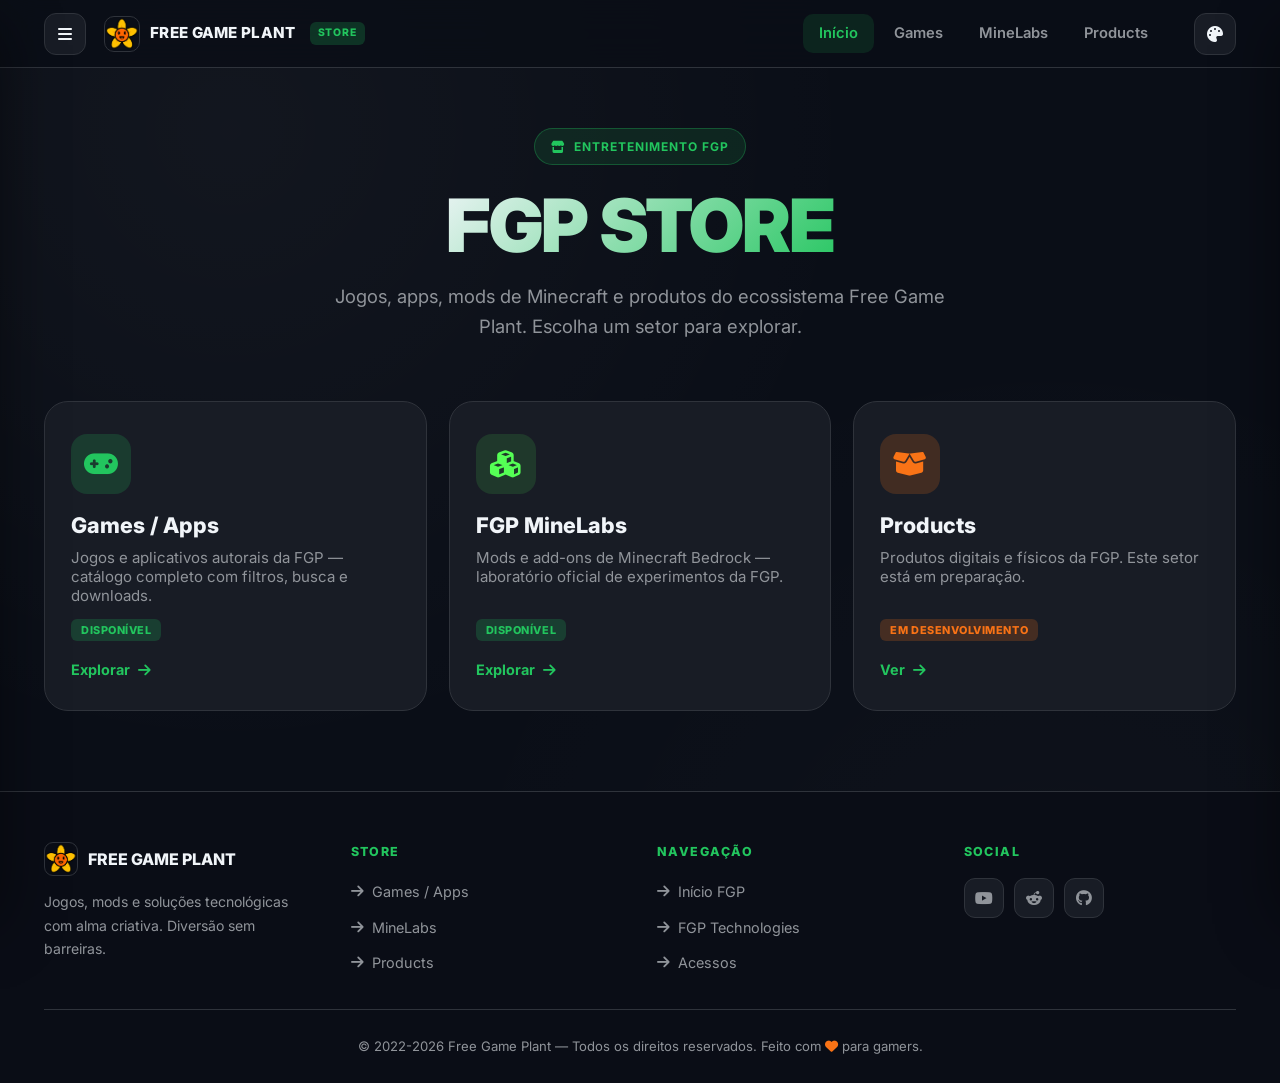
<file: pages/store.html>
<!DOCTYPE html>
<html lang="pt-BR">
<head>
  <meta charset="UTF-8" />
  <meta name="viewport" content="width=device-width, initial-scale=1.0, viewport-fit=cover" />
  <meta name="description" content="FGP Store — jogos, apps, mods de Minecraft e produtos da Free Game Plant." />
  <meta name="theme-color" content="#0a0e17" />
  <title>FGP Store — Free Game Plant</title>

  <link rel="icon" type="image/png" href="../assets/img/lOGOFGP.png" />
  <link rel="stylesheet" href="https://cdnjs.cloudflare.com/ajax/libs/font-awesome/6.4.0/css/all.min.css" />
  <link href="https://fonts.googleapis.com/css2?family=Inter:wght@300;400;500;600;700;800;900&family=Press+Start+2P&display=swap" rel="stylesheet" />
  <link rel="stylesheet" href="store/store.css" />
</head>
<body>

  <!-- ============================================================
       HEADER
       ============================================================ -->
  <header class="site-header" id="siteHeader">
    <div class="header-inner">
      <button class="icon-btn" id="hamburgerBtn" aria-label="Abrir menu">
        <i class="fas fa-bars"></i>
      </button>

      <a href="../index.html" class="logo">
        <img src="../assets/img/lOGOFGP.png" alt="Free Game Plant"
             onerror="this.style.display='none'" />
        <span class="logo-text">FREE GAME PLANT</span>
        <span class="logo-store-tag">STORE</span>
      </a>

      <nav class="main-nav">
        <a data-view="home" id="navHome" class="active">Início</a>
        <a data-view="games" id="navGames">Games</a>
        <a data-view="minelabs" id="navMinelabs">MineLabs</a>
        <a data-view="products" id="navProducts">Products</a>
      </nav>

      <div class="header-actions">
        <button class="icon-btn" id="colorBtn" aria-label="Personalizar cores" title="Personalizar cores">
          <i class="fas fa-palette"></i>
        </button>
      </div>
    </div>
  </header>

  <!-- ============================================================
       SIDE MENU
       ============================================================ -->
  <div class="side-overlay" id="sideOverlay"></div>

  <aside class="side-menu" id="sideMenu" aria-hidden="true">
    <div class="side-menu-header">
      <img src="../assets/img/lOGOFGP.png" alt="" onerror="this.style.display='none'" />
      <div>
        <strong>FGP STORE</strong>
        <small>Entretenimento</small>
      </div>
    </div>

    <nav class="side-menu-nav">
      <a href="../index.html"><i class="fas fa-house"></i> Início FGP</a>

      <div class="divider"></div>
      <span class="menu-label">Setores</span>

      <a href="#" data-view="home" class="featured"><i class="fas fa-store"></i> Store — Início</a>
      <a href="#" data-view="games"><i class="fas fa-gamepad"></i> Games / Apps</a>
      <a href="#" data-view="minelabs"><i class="fas fa-cubes"></i> FGP MineLabs</a>
      <a href="#" data-view="products"><i class="fas fa-box-open"></i> Products</a>

      <div class="divider"></div>
      <span class="menu-label">Outros</span>

      <a href="tech.html"><i class="fas fa-microchip"></i> FGP Technologies</a>
      <a href="#" id="accessosSideBtn"><i class="fas fa-address-book"></i> FGP Acessos</a>
    </nav>
  </aside>

  <!-- ============================================================
       COLOR PANEL
       ============================================================ -->
  <aside class="color-panel" id="colorPanel" aria-hidden="true">
    <div class="color-panel-header">
      <h3><i class="fas fa-palette"></i> Personalizar</h3>
      <button class="icon-btn" id="closeColorBtn" aria-label="Fechar">
        <i class="fas fa-xmark"></i>
      </button>
    </div>

    <div class="color-panel-body">
      <span class="menu-label" style="padding:0 0 8px;">Paletas prontas</span>
      <div class="color-presets" id="colorPresets"></div>

      <div class="divider" style="height:1px;background:var(--border);margin:0 0 22px;"></div>
      <span class="menu-label" style="padding:0 0 12px;">Cores individuais</span>

      <div class="color-group">
        <label>Cor primária <input type="color" id="primaryColor" value="#22c55e" /></label>
      </div>
      <div class="color-group">
        <label>Cor de destaque <input type="color" id="accentColor" value="#f97316" /></label>
      </div>
      <div class="color-group">
        <label>Fundo <input type="color" id="bgColor" value="#0a0e17" /></label>
      </div>
      <div class="color-group">
        <label>Texto <input type="color" id="textColor" value="#f1f5f9" /></label>
      </div>

      <button class="reset-btn" id="resetColors">
        <i class="fas fa-rotate-left"></i> Restaurar padrão
      </button>

      <p class="color-hint">
        <i class="fas fa-circle-info"></i>
        Suas preferências são salvas automaticamente neste navegador.
      </p>
    </div>
  </aside>

  <!-- ============================================================
       MAIN — VIEWS
       ============================================================ -->

  <!-- ===== VIEW: HOME (3 SETORES) ===== -->
  <main id="home-view" class="store-view">
    <div class="container">
      <section class="store-home">
        <div class="store-hero">
          <span class="store-hero-badge">
            <i class="fas fa-store"></i> Entretenimento FGP
          </span>
          <h1>FGP STORE</h1>
          <p>Jogos, apps, mods de Minecraft e produtos do ecossistema Free Game Plant. Escolha um setor para explorar.</p>
        </div>

        <div class="sector-cards">
          <button class="sector-card" data-view="games">
            <div class="sector-icon sector-icon-games"><i class="fas fa-gamepad"></i></div>
            <h3>Games / Apps</h3>
            <p>Jogos e aplicativos autorais da FGP — catálogo completo com filtros, busca e downloads.</p>
            <span class="sector-badge">Disponível</span>
            <span class="sector-cta">Explorar <i class="fas fa-arrow-right"></i></span>
          </button>

          <button class="sector-card" data-view="minelabs">
            <div class="sector-icon sector-icon-mine"><i class="fas fa-cubes"></i></div>
            <h3>FGP MineLabs</h3>
            <p>Mods e add-ons de Minecraft Bedrock — laboratório oficial de experimentos da FGP.</p>
            <span class="sector-badge">Disponível</span>
            <span class="sector-cta">Explorar <i class="fas fa-arrow-right"></i></span>
          </button>

          <button class="sector-card" data-view="products">
            <div class="sector-icon sector-icon-products"><i class="fas fa-box-open"></i></div>
            <h3>Products</h3>
            <p>Produtos digitais e físicos da FGP. Este setor está em preparação.</p>
            <span class="sector-badge soon">Em desenvolvimento</span>
            <span class="sector-cta">Ver <i class="fas fa-arrow-right"></i></span>
          </button>
        </div>
      </section>
    </div>
  </main>

  <!-- ===== VIEW: GAMES ===== -->
  <div id="games-view" class="store-view hidden">
    <div class="container">
      <div class="games-view-inner">
        <button class="back-btn" data-view="home">
          <i class="fas fa-arrow-left"></i> Voltar para a Store
        </button>

        <div class="games-header">
          <span class="section-eyebrow">Catálogo</span>
          <h2 class="section-title">Games / Apps</h2>
          <p class="section-desc">Explore os jogos e aplicativos autorais da Free Game Plant.</p>
        </div>

        <div class="search-wrapper">
          <div class="search-bar">
            <i class="fas fa-search"></i>
            <input type="text" id="searchInput" placeholder="Buscar por título, gênero ou palavras-chave..." />
          </div>
        </div>

        <div class="filters-bar" id="filterBar">
          <button class="filter-btn active" data-filter="all"><i class="fas fa-globe"></i> Todos</button>
          <button class="filter-btn" data-filter="available"><i class="fas fa-download"></i> Disponível</button>
          <button class="filter-btn" data-filter="android"><i class="fab fa-android"></i> Android</button>
          <button class="filter-btn" data-filter="windows"><i class="fab fa-windows"></i> Windows</button>
          <button class="filter-btn" data-filter="soon"><i class="fas fa-hourglass-half"></i> Em breve</button>
        </div>

        <div class="games-showcase" id="gamesGrid"></div>
      </div>
    </div>
  </div>

  <!-- ===== VIEW: MINELABS ===== -->
  <div id="minelabs-view" class="store-view hidden minelabs-theme">
    <div class="container minelabs-inner">
      <button class="back-btn light" data-view="home">
        <i class="fas fa-arrow-left"></i> Voltar para a Store
      </button>

      <div class="minelabs-hero">
        <div class="minelabs-hero-badge"><i class="fas fa-flask"></i> FGP MINELABS</div>
        <h2>FGP <span class="mc-accent">MineLabs</span></h2>
        <p>Mods e add-ons de Minecraft criados pela Free Game Plant.</p>
      </div>

      <!-- ===== MOD: FGP VANILLA+ ===== -->
      <article class="mod-card">
        <div class="mod-header">
          <div class="mod-icon">⛏️</div>
          <div class="mod-information">
            <div class="mod-label">MOD OFICIAL</div>
            <h2 class="mod-title">FGP Vanilla+</h2>
            <div class="mod-tagline">Coisas que a Vanilla poderia ter.</div>
            <div class="mod-tags">
              <span class="tag"><i class="fas fa-cube"></i> Minecraft Bedrock</span>
              <span class="tag"><i class="fas fa-code-branch"></i> v1.0.1</span>
              <span class="tag success"><i class="fas fa-check-circle"></i> Sem experimentos</span>
              <span class="tag success"><i class="fas fa-trophy"></i> Amigável às conquistas</span>
            </div>
          </div>
        </div>

        <p class="mod-description">
          O FGP Vanilla+ adiciona elementos que poderiam existir no Minecraft Vanilla,
          expandindo a experiência com novas ideias e sistemas — tudo compatível com conquistas,
          sem precisar ativar experimentos.
        </p>

        <div class="action-buttons">
          <a href="../assets/mcaddon/FGPVanilla_1.0.1.mcaddon" class="pixel-button primary" download>
            <i class="fas fa-download"></i> BAIXAR
          </a>
          <button class="pixel-button accent" id="contentButton">
            <i class="fas fa-book"></i> CONTEÚDO
          </button>
          <a href="https://github.com/FreeGamePlant" class="pixel-button" target="_blank" rel="noopener noreferrer">
            <i class="fab fa-github"></i> GITHUB
          </a>
          <a href="https://www.reddit.com/user/FreeGamePlantOfc/" class="pixel-button" target="_blank" rel="noopener noreferrer">
            <i class="fab fa-reddit"></i> COMUNIDADE
          </a>
        </div>

        <!-- Painel de conteúdo -->
        <div class="content-panel" id="contentPanel">
          <div class="mod-tabs">
            <button class="mod-tab active" id="contentTab">
              <i class="fas fa-box-open"></i> CONTEÚDO
            </button>
            <button class="mod-tab" id="recipesTab">
              <i class="fas fa-book"></i> RECEITAS
            </button>
          </div>

          <!-- View: Itens -->
          <div class="view-panel active" id="itemsView">
            <div class="section-title">
              <i class="fas fa-boxes"></i>
              <h2>ITENS</h2>
            </div>
            <p class="section-description">Elementos atualmente presentes no FGP Vanilla+.</p>

            <div class="items-grid">
              <article class="item-card">
                <div class="item-icon">🥖</div>
                <div class="item-name">BAGUETTE</div>
                <div class="item-category">Alimento</div>
                <div class="item-stats">
                  <div class="item-stat"><span>Nutrição</span><strong>7.5</strong></div>
                  <div class="item-stat"><span>Saturação</span><strong>18</strong></div>
                </div>
              </article>

              <article class="item-card">
                <div class="item-icon">🥛</div>
                <div class="item-name">BALDE DE LEITE QUENTE</div>
                <div class="item-category">Alimento</div>
                <div class="item-stats">
                  <div class="item-stat"><span>Nutrição</span><strong>0.5</strong></div>
                  <div class="item-stat"><span>Saturação</span><strong>0.6</strong></div>
                </div>
              </article>

              <article class="item-card">
                <div class="item-icon">🧈</div>
                <div class="item-name">BALDE DE NATA</div>
                <div class="item-category">Alimento</div>
                <div class="item-stats">
                  <div class="item-stat"><span>Nutrição</span><strong>2.5</strong></div>
                  <div class="item-stat"><span>Saturação</span><strong>1.5</strong></div>
                </div>
              </article>

              <article class="item-card">
                <div class="item-icon">🧀</div>
                <div class="item-name">QUEIJO</div>
                <div class="item-category">Alimento</div>
                <div class="item-stats">
                  <div class="item-stat"><span>Nutrição</span><strong>5.15</strong></div>
                  <div class="item-stat"><span>Saturação</span><strong>4.5</strong></div>
                </div>
              </article>
            </div>
          </div>

          <!-- View: Receitas -->
          <div class="view-panel" id="recipesView">
            <div class="section-title">
              <i class="fas fa-book"></i>
              <h2>RECEITAS</h2>
            </div>
            <p class="section-description">Como criar os elementos do FGP Vanilla+.</p>

            <div class="recipes-grid">
              <article class="recipe-card">
                <div class="recipe-icon">🥖</div>
                <div class="recipe-content">
                  <h3>BAGUETTE</h3>
                  <div class="recipe-type"><i class="fas fa-table-cells"></i> BANCADA DE TRABALHO</div>
                  <p>3 Pães colocados em diagonal.</p>
                </div>
              </article>

              <article class="recipe-card">
                <div class="recipe-icon">🥛</div>
                <div class="recipe-content">
                  <h3>BALDE DE LEITE QUENTE</h3>
                  <div class="recipe-type"><i class="fas fa-fire"></i> FORNALHA / FOGUEIRA</div>
                  <p>Esquentar um Balde de Leite.</p>
                </div>
              </article>

              <article class="recipe-card">
                <div class="recipe-icon">🧈</div>
                <div class="recipe-content">
                  <h3>BALDE DE NATA</h3>
                  <div class="recipe-type"><i class="fas fa-fire"></i> FORNALHA / FOGUEIRA</div>
                  <p>Esquentar um Balde de Leite Quente.</p>
                </div>
              </article>

              <article class="recipe-card">
                <div class="recipe-icon">🧀</div>
                <div class="recipe-content">
                  <h3>QUEIJO</h3>
                  <div class="recipe-type"><i class="fas fa-table-cells"></i> BANCADA DE TRABALHO</div>
                  <p>Balde de Nata + Cogumelo Marrom + Balde de Nata.</p>
                </div>
              </article>
            </div>
          </div>
        </div>
      </article>

      <!-- ===== MAIS PROJETOS ===== -->
      <section class="section-mc">
        <div class="section-title">
          <i class="fas fa-layer-group"></i>
          <h2>MAIS PROJETOS</h2>
        </div>
        <p class="section-description">O FGP MineLabs continuará crescendo.</p>

        <div class="future-grid">
          <article class="future-card">
            <div class="future-icon">🧪</div>
            <h3>FGP VANILLA CLASSIC</h3>
            <p>Uma futura versão mais conservadora do conceito Vanilla+.</p>
          </article>
          <article class="future-card">
            <div class="future-icon">🧬</div>
            <h3>FGP VANILLA++</h3>
            <p>Espaço para ideias experimentais e novos recursos.</p>
          </article>
          <article class="future-card">
            <div class="future-icon">🚀</div>
            <h3>MAIS MODS...</h3>
            <p>Novos projetos poderão aparecer futuramente.</p>
          </article>
        </div>
      </section>

      <!-- ===== SOBRE ===== -->
      <section class="section-mc">
        <div class="section-title">
          <i class="fas fa-info-circle"></i>
          <h2>SOBRE</h2>
        </div>

        <div class="info-grid">
          <article class="info-card">
            <i class="fas fa-cubes"></i>
            <h3>MINECRAFT BEDROCK</h3>
            <p>Projetos desenvolvidos para a edição Bedrock do Minecraft.</p>
          </article>
          <article class="info-card">
            <i class="fas fa-flask"></i>
            <h3>FGP MINELABS</h3>
            <p>Laboratório de mods e add-ons da Free Game Plant.</p>
          </article>
          <article class="info-card">
            <i class="fas fa-users"></i>
            <h3>COMUNIDADE</h3>
            <p>Sugestões podem ajudar a definir os próximos recursos.</p>
          </article>
        </div>
      </section>
    </div>
  </div>

  <!-- ===== VIEW: PRODUCTS ===== -->
  <div id="products-view" class="store-view hidden">
    <div class="products-view-inner">
      <button class="back-btn light" data-view="home">
        <i class="fas fa-arrow-left"></i> Voltar
      </button>

      <div class="product-img-wrapper">
        <!-- Caminho configurável — troque se necessário -->
        <img
          src="../assets/img/t-singularity-triste.png"
          alt="T Singularity triste"
          class="product-img"
          onerror="this.style.display='none'; this.nextElementSibling.style.display='flex';"
        />
        <div class="product-fallback">
          <i class="fas fa-face-sad-tear"></i>
        </div>
      </div>

      <h2>T Singularity: Falta Criação e Recursos... ಥ_ಥ</h2>
      <p>(Página estagnada, poderá ter oferta de produtos futuramente)</p>
    </div>
  </div>

  <!-- ============================================================
       MODAL ACESSOS
       ============================================================ -->
  <div class="modal-overlay accessos-modal" id="accessosModal" role="dialog" aria-modal="true">
    <div class="modal-box">
      <button class="icon-btn" id="closeAccessosBtn" style="position:absolute;top:14px;right:14px;" aria-label="Fechar">
        <i class="fas fa-xmark"></i>
      </button>

      <h2><i class="fas fa-address-book" style="color:var(--primary);margin-right:8px;"></i> FGP Acessos</h2>
      <p>Canais oficiais da Free Game Plant.</p>

      <div class="access-list">
        <a href="mailto:freegameplantplaystory@gmail.com" class="access-item">
          <div class="access-item-icon"><i class="fas fa-envelope"></i></div>
          <div class="access-item-info">
            <strong>Play Store / Contato</strong>
            <span>freegameplantplaystory@gmail.com</span>
          </div>
          <i class="fas fa-arrow-up-right-from-square"></i>
        </a>

        <a href="mailto:fgpfreegameplant@gmail.com" class="access-item">
          <div class="access-item-icon"><i class="fab fa-google"></i></div>
          <div class="access-item-info">
            <strong>Gmail</strong>
            <span>fgpfreegameplant@gmail.com</span>
          </div>
          <i class="fas fa-arrow-up-right-from-square"></i>
        </a>

        <a href="https://www.youtube.com/@freegameplant" target="_blank" rel="noopener noreferrer" class="access-item">
          <div class="access-item-icon"><i class="fab fa-youtube"></i></div>
          <div class="access-item-info">
            <strong>YouTube</strong>
            <span>@freegameplant</span>
          </div>
          <i class="fas fa-arrow-up-right-from-square"></i>
        </a>
      </div>
    </div>
  </div>

  <!-- ============================================================
       FOOTER
       ============================================================ -->
  <footer class="site-footer">
    <div class="container">
      <div class="footer-grid">
        <div class="footer-col">
          <div class="footer-brand">
            <img src="../assets/img/lOGOFGP.png" alt="" onerror="this.style.display='none'" />
            FREE GAME PLANT
          </div>
          <p>Jogos, mods e soluções tecnológicas com alma criativa. Diversão sem barreiras.</p>
        </div>

        <div class="footer-col">
          <h4>Store</h4>
          <ul class="footer-links">
            <li><a data-view="games"><i class="fas fa-arrow-right"></i> Games / Apps</a></li>
            <li><a data-view="minelabs"><i class="fas fa-arrow-right"></i> MineLabs</a></li>
            <li><a data-view="products"><i class="fas fa-arrow-right"></i> Products</a></li>
          </ul>
        </div>

        <div class="footer-col">
          <h4>Navegação</h4>
          <ul class="footer-links">
            <li><a href="../index.html"><i class="fas fa-arrow-right"></i> Início FGP</a></li>
            <li><a href="tech.html"><i class="fas fa-arrow-right"></i> FGP Technologies</a></li>
            <li><a id="accessosFooterBtn"><i class="fas fa-arrow-right"></i> Acessos</a></li>
          </ul>
        </div>

        <div class="footer-col">
          <h4>Social</h4>
          <div class="social-row">
            <a href="https://www.youtube.com/@freegameplant" target="_blank" rel="noopener noreferrer" aria-label="YouTube"><i class="fab fa-youtube"></i></a>
            <a href="https://www.reddit.com/user/FreeGamePlantOfc/" target="_blank" rel="noopener noreferrer" aria-label="Reddit"><i class="fab fa-reddit-alien"></i></a>
            <a href="https://github.com/FreeGamePlant" target="_blank" rel="noopener noreferrer" aria-label="GitHub"><i class="fab fa-github"></i></a>
          </div>
        </div>
      </div>

      <div class="footer-bottom">
        © 2022-2026 Free Game Plant — Todos os direitos reservados. Feito com <i class="fas fa-heart"></i> para gamers.
      </div>
    </div>
  </footer>
  <script src="store/store.js"></script>
</body>
</html>
</file>
<file: pages/store/store.css>
/*Style*/
    /* ============================================================
       1. RESET & VARIÁVEIS
       ============================================================ */
    * { margin: 0; padding: 0; box-sizing: border-box; }

    :root {
      /* Paleta padrão da STORE (configurável via JS + localStorage) */
      --bg: #0a0e17;
      --text: #f1f5f9;
      --primary: #22c55e;
      --accent: #f97316;

      /* Derivadas — recalculadas via JS */
      --surface: rgba(255, 255, 255, 0.05);
      --surface-strong: rgba(255, 255, 255, 0.09);
      --border: rgba(255, 255, 255, 0.12);
      --text-muted: rgba(241, 245, 249, 0.65);

      /* Estruturais */
      --radius-sm: 10px;
      --radius-md: 16px;
      --radius-lg: 24px;
      --radius-xl: 32px;
      --shadow-sm: 0 4px 14px rgba(0, 0, 0, 0.25);
      --shadow-md: 0 12px 32px rgba(0, 0, 0, 0.35);
      --shadow-lg: 0 24px 60px rgba(0, 0, 0, 0.45);
      --transition: 0.28s cubic-bezier(0.2, 0.9, 0.3, 1.1);
      --header-h: 68px;
    }

    /* ============================================================
       2. BASE
       ============================================================ */
    html { scroll-behavior: smooth; }

    body {
      font-family: 'Inter', system-ui, -apple-system, sans-serif;
      background-color: var(--bg);
      background-image:
        radial-gradient(circle at 18% 12%, rgba(255, 255, 255, 0.035), transparent 45%),
        radial-gradient(circle at 82% 88%, rgba(255, 255, 255, 0.02), transparent 45%);
      color: var(--text);
      line-height: 1.6;
      min-height: 100vh;
      transition: background-color 0.4s ease, color 0.4s ease;
      overflow-x: hidden;
      padding-top: var(--header-h);
    }

    a { color: inherit; text-decoration: none; }
    button { font-family: inherit; cursor: pointer; border: none; background: none; color: inherit; }
    img { display: block; max-width: 100%; }

    .container {
      width: 100%;
      max-width: 1240px;
      margin: 0 auto;
      padding: 0 24px;
    }

    .hidden { display: none !important; }

    /* ============================================================
       3. HEADER
       ============================================================ */
    .site-header {
      position: fixed;
      top: 0; left: 0; right: 0;
      height: var(--header-h);
      z-index: 900;
      background: color-mix(in srgb, var(--bg) 82%, transparent);
      backdrop-filter: blur(18px);
      -webkit-backdrop-filter: blur(18px);
      border-bottom: 1px solid var(--border);
      transition: box-shadow 0.3s ease;
    }
    .site-header.scrolled { box-shadow: var(--shadow-sm); }

    .header-inner {
      height: 100%;
      max-width: 1240px;
      margin: 0 auto;
      padding: 0 24px;
      display: flex;
      align-items: center;
      gap: 18px;
    }

    .icon-btn {
      width: 42px; height: 42px;
      display: inline-flex;
      align-items: center;
      justify-content: center;
      border-radius: 12px;
      background: var(--surface);
      border: 1px solid var(--border);
      color: var(--text);
      font-size: 1rem;
      transition: var(--transition);
    }
    .icon-btn:hover {
      background: var(--surface-strong);
      border-color: var(--primary);
      color: var(--primary);
      transform: translateY(-1px);
    }

    .logo {
      display: flex;
      align-items: center;
      gap: 10px;
      font-weight: 800;
      letter-spacing: 0.02em;
      font-size: 0.95rem;
    }
    .logo img {
      width: 36px; height: 36px;
      border-radius: 10px;
      object-fit: cover;
      border: 1.5px solid var(--border);
    }
    .logo-text { display: none; }
    @media (min-width: 640px) { .logo-text { display: inline; } }
    .logo-store-tag {
      display: none;
      padding: 3px 8px;
      background: color-mix(in srgb, var(--primary) 20%, transparent);
      color: var(--primary);
      font-size: 0.65rem;
      font-weight: 800;
      border-radius: 6px;
      letter-spacing: 0.08em;
      margin-left: 4px;
    }
    @media (min-width: 640px) { .logo-store-tag { display: inline; } }

    .main-nav {
      display: none;
      margin-left: auto;
      gap: 4px;
    }
    @media (min-width: 900px) { .main-nav { display: flex; } }

    .main-nav a {
      padding: 8px 16px;
      border-radius: 10px;
      font-size: 0.92rem;
      font-weight: 600;
      color: var(--text-muted);
      transition: var(--transition);
      cursor: pointer;
    }
    .main-nav a:hover { color: var(--text); background: var(--surface); }
    .main-nav a.active { color: var(--primary); background: color-mix(in srgb, var(--primary) 12%, transparent); }

    .header-actions {
      display: flex;
      align-items: center;
      gap: 10px;
      margin-left: auto;
    }
    @media (min-width: 900px) { .header-actions { margin-left: 12px; } }

    /* ============================================================
       4. SIDE MENU
       ============================================================ */
    .side-overlay {
      position: fixed; inset: 0;
      background: rgba(0, 0, 0, 0.55);
      backdrop-filter: blur(3px);
      opacity: 0;
      pointer-events: none;
      transition: opacity 0.3s ease;
      z-index: 950;
    }
    .side-overlay.open { opacity: 1; pointer-events: auto; }

    .side-menu {
      position: fixed;
      top: 0; left: 0; bottom: 0;
      width: 300px;
      max-width: 85vw;
      background: var(--bg);
      border-right: 1px solid var(--border);
      z-index: 960;
      transform: translateX(-100%);
      transition: transform 0.35s cubic-bezier(0.2, 0.9, 0.3, 1);
      display: flex;
      flex-direction: column;
      box-shadow: var(--shadow-lg);
    }
    .side-menu.open { transform: translateX(0); }

    .side-menu-header {
      padding: 22px 22px 18px;
      border-bottom: 1px solid var(--border);
      display: flex;
      align-items: center;
      gap: 12px;
    }
    .side-menu-header img {
      width: 40px; height: 40px;
      border-radius: 10px;
      border: 1.5px solid var(--border);
      object-fit: cover;
    }
    .side-menu-header strong { display: block; font-size: 0.9rem; letter-spacing: 0.03em; }
    .side-menu-header small { font-size: 0.7rem; color: var(--text-muted); letter-spacing: 0.05em; text-transform: uppercase; }

    .side-menu-nav {
      padding: 14px 12px;
      overflow-y: auto;
      flex: 1;
      display: flex;
      flex-direction: column;
      gap: 2px;
    }
    .side-menu-nav a, .side-menu-nav button {
      display: flex;
      align-items: center;
      gap: 12px;
      padding: 12px 14px;
      border-radius: 10px;
      font-size: 0.92rem;
      font-weight: 600;
      color: var(--text-muted);
      transition: var(--transition);
      text-align: left;
      width: 100%;
    }
    .side-menu-nav a i, .side-menu-nav button i { width: 20px; text-align: center; font-size: 0.95rem; }
    .side-menu-nav a:hover, .side-menu-nav button:hover {
      background: var(--surface);
      color: var(--text);
      transform: translateX(3px);
    }
    .side-menu-nav a.featured {
      background: color-mix(in srgb, var(--primary) 14%, transparent);
      color: var(--primary);
      border: 1px solid color-mix(in srgb, var(--primary) 30%, transparent);
    }
    .side-menu-nav a.featured:hover { background: color-mix(in srgb, var(--primary) 22%, transparent); }
    .side-menu-nav .divider { height: 1px; background: var(--border); margin: 10px 8px; }
    .side-menu-nav .menu-label {
      font-size: 0.7rem; letter-spacing: 0.12em;
      text-transform: uppercase;
      color: var(--text-muted);
      padding: 8px 14px 4px;
    }

    /* ============================================================
       5. COLOR PANEL
       ============================================================ */
    .color-panel {
      position: fixed;
      top: 0; right: 0; bottom: 0;
      width: 340px;
      max-width: 90vw;
      background: var(--bg);
      border-left: 1px solid var(--border);
      z-index: 970;
      transform: translateX(100%);
      transition: transform 0.35s cubic-bezier(0.2, 0.9, 0.3, 1);
      display: flex;
      flex-direction: column;
      box-shadow: var(--shadow-lg);
    }
    .color-panel.open { transform: translateX(0); }

    .color-panel-header {
      padding: 20px 22px;
      border-bottom: 1px solid var(--border);
      display: flex;
      align-items: center;
      justify-content: space-between;
    }
    .color-panel-header h3 { font-size: 1rem; font-weight: 800; }
    .color-panel-header h3 i { color: var(--primary); margin-right: 8px; }

    .color-panel-body { padding: 20px 22px; overflow-y: auto; flex: 1; }

    .color-presets {
      display: grid;
      grid-template-columns: 1fr 1fr;
      gap: 8px;
      margin-bottom: 22px;
    }
    .preset-btn {
      padding: 10px;
      border-radius: 10px;
      border: 1.5px solid var(--border);
      background: var(--surface);
      display: flex;
      flex-direction: column;
      align-items: center;
      gap: 6px;
      transition: var(--transition);
      font-size: 0.72rem;
      font-weight: 700;
      color: var(--text-muted);
    }
    .preset-btn:hover { border-color: var(--primary); color: var(--text); transform: translateY(-2px); }
    .preset-btn .dots { display: flex; gap: 3px; }
    .preset-btn .dots span { width: 12px; height: 12px; border-radius: 50%; }

    .color-group { margin-bottom: 16px; }
    .color-group label {
      display: flex;
      justify-content: space-between;
      align-items: center;
      font-size: 0.82rem;
      font-weight: 600;
      color: var(--text-muted);
      margin-bottom: 6px;
    }
    .color-group input[type="color"] {
      -webkit-appearance: none;
      appearance: none;
      width: 42px; height: 30px;
      border-radius: 8px;
      border: 1.5px solid var(--border);
      background: var(--surface);
      cursor: pointer;
      padding: 0;
    }
    .color-group input[type="color"]::-webkit-color-swatch-wrapper { padding: 3px; }
    .color-group input[type="color"]::-webkit-color-swatch { border: none; border-radius: 5px; }
    .color-group input[type="color"]::-moz-color-swatch { border: none; border-radius: 5px; }

    .reset-btn {
      width: 100%;
      padding: 12px;
      border-radius: 10px;
      background: var(--surface);
      border: 1.5px solid var(--border);
      font-weight: 700;
      font-size: 0.85rem;
      color: var(--text);
      transition: var(--transition);
      margin-top: 8px;
    }
    .reset-btn:hover { border-color: var(--accent); color: var(--accent); }
    .reset-btn i { margin-right: 6px; }

    .color-hint {
      font-size: 0.72rem;
      color: var(--text-muted);
      line-height: 1.5;
      padding: 12px;
      background: var(--surface);
      border-radius: 10px;
      border: 1px solid var(--border);
      margin-top: 12px;
    }

    /* ============================================================
       6. BOTÃO VOLTAR / UI GENERICA
       ============================================================ */
    .back-btn {
      display: inline-flex;
      align-items: center;
      gap: 8px;
      padding: 10px 18px;
      border-radius: 10px;
      background: var(--surface);
      border: 1px solid var(--border);
      color: var(--text-muted);
      font-weight: 700;
      font-size: 0.85rem;
      transition: var(--transition);
      margin-bottom: 24px;
    }
    .back-btn:hover { color: var(--text); border-color: var(--primary); transform: translateX(-3px); }
    .back-btn.light {
      background: rgba(255, 255, 255, 0.08);
      border-color: rgba(255, 255, 255, 0.18);
      color: #e5e5e5;
    }
    .back-btn.light:hover { background: rgba(255, 255, 255, 0.14); border-color: #55ff55; color: #fff; }

    .section-eyebrow {
      display: inline-block;
      font-size: 0.72rem;
      letter-spacing: 0.18em;
      text-transform: uppercase;
      color: var(--primary);
      font-weight: 800;
      margin-bottom: 14px;
    }

    .section-title {
      font-size: clamp(1.8rem, 4vw, 2.8rem);
      font-weight: 900;
      letter-spacing: -0.02em;
      margin-bottom: 16px;
      line-height: 1.15;
    }

    .section-desc {
      max-width: 620px;
      color: var(--text-muted);
      font-size: 1.02rem;
    }

    /* ============================================================
       7. STORE VIEW — COMPORTAMENTO
       ============================================================ */
    .store-view { animation: fadeUp 0.45s ease; }
    @keyframes fadeUp {
      from { opacity: 0; transform: translateY(20px); }
      to { opacity: 1; transform: translateY(0); }
    }

    /* ============================================================
       8. STORE HOME VIEW — HERO + 3 SETORES
       ============================================================ */
    .store-home {
      padding: 60px 0 80px;
    }

    .store-hero {
      text-align: center;
      margin-bottom: 60px;
    }

    .store-hero-badge {
      display: inline-flex;
      align-items: center;
      gap: 8px;
      padding: 8px 16px;
      border-radius: 100px;
      background: color-mix(in srgb, var(--primary) 12%, transparent);
      border: 1px solid color-mix(in srgb, var(--primary) 30%, transparent);
      color: var(--primary);
      font-size: 0.75rem;
      font-weight: 700;
      letter-spacing: 0.08em;
      text-transform: uppercase;
      margin-bottom: 22px;
    }

    .store-hero h1 {
      font-size: clamp(2.4rem, 7vw, 4.6rem);
      font-weight: 900;
      line-height: 1.05;
      letter-spacing: -0.03em;
      background: linear-gradient(135deg, var(--text) 30%, var(--primary) 70%, var(--accent));
      -webkit-background-clip: text;
      background-clip: text;
      -webkit-text-fill-color: transparent;
      color: transparent;
      margin-bottom: 18px;
    }

    .store-hero p {
      font-size: clamp(1rem, 2vw, 1.15rem);
      color: var(--text-muted);
      max-width: 620px;
      margin: 0 auto;
    }

    .sector-cards {
      display: grid;
      grid-template-columns: repeat(auto-fit, minmax(280px, 1fr));
      gap: 22px;
    }

    .sector-card {
      padding: 32px 26px;
      background: var(--surface);
      border: 1px solid var(--border);
      border-radius: var(--radius-lg);
      text-align: left;
      transition: var(--transition);
      display: flex;
      flex-direction: column;
      gap: 10px;
      position: relative;
      overflow: hidden;
      cursor: pointer;
    }
    .sector-card::before {
      content: '';
      position: absolute;
      inset: 0;
      background: radial-gradient(circle at top right, color-mix(in srgb, var(--primary) 15%, transparent), transparent 60%);
      opacity: 0;
      transition: opacity 0.3s ease;
      pointer-events: none;
    }
    .sector-card:hover {
      transform: translateY(-6px);
      border-color: color-mix(in srgb, var(--primary) 40%, transparent);
      background: var(--surface-strong);
      box-shadow: 0 20px 40px rgba(0, 0, 0, 0.3);
    }
    .sector-card:hover::before { opacity: 1; }

    .sector-icon {
      width: 60px; height: 60px;
      border-radius: 16px;
      display: flex;
      align-items: center;
      justify-content: center;
      font-size: 1.7rem;
      margin-bottom: 8px;
      position: relative;
      z-index: 1;
    }
    .sector-icon-games {
      background: color-mix(in srgb, var(--primary) 18%, transparent);
      color: var(--primary);
    }
    .sector-icon-mine {
      background: rgba(85, 255, 85, 0.12);
      color: #55ff55;
    }
    .sector-icon-products {
      background: color-mix(in srgb, var(--accent) 18%, transparent);
      color: var(--accent);
    }

    .sector-card h3 {
      font-size: 1.35rem;
      font-weight: 800;
      position: relative;
      z-index: 1;
    }
    .sector-card p {
      font-size: 0.94rem;
      color: var(--text-muted);
      position: relative;
      z-index: 1;
      flex: 1;
    }

    .sector-badge {
      align-self: flex-start;
      padding: 4px 10px;
      border-radius: 6px;
      font-size: 0.68rem;
      font-weight: 800;
      letter-spacing: 0.05em;
      text-transform: uppercase;
      background: color-mix(in srgb, var(--primary) 20%, transparent);
      color: var(--primary);
      position: relative;
      z-index: 1;
      margin-top: 4px;
    }
    .sector-badge.soon {
      background: color-mix(in srgb, var(--accent) 20%, transparent);
      color: var(--accent);
    }

    .sector-cta {
      display: inline-flex;
      align-items: center;
      gap: 8px;
      font-weight: 700;
      font-size: 0.9rem;
      color: var(--primary);
      margin-top: 10px;
      position: relative;
      z-index: 1;
    }
    .sector-cta i { transition: transform 0.2s ease; }
    .sector-card:hover .sector-cta i { transform: translateX(4px); }

    /* ============================================================
       9. GAMES VIEW
       ============================================================ */
    .games-view-inner {
      padding: 40px 0 80px;
    }

    .games-header {
      margin-bottom: 34px;
    }

    .search-wrapper {
      max-width: 700px;
      margin: 0 0 24px;
    }

    .search-bar {
      background: var(--surface);
      backdrop-filter: blur(20px);
      border-radius: 80px;
      padding: 0.5rem 1rem 0.5rem 1.6rem;
      display: flex;
      align-items: center;
      gap: 0.8rem;
      border: 1px solid var(--border);
      transition: var(--transition);
    }
    .search-bar:focus-within {
      border-color: var(--primary);
      box-shadow: 0 0 20px color-mix(in srgb, var(--primary) 40%, transparent);
    }
    .search-bar i { font-size: 1.1rem; color: var(--primary); }
    .search-bar input {
      flex: 1;
      background: transparent;
      border: none;
      color: var(--text);
      font-size: 0.95rem;
      padding: 0.9rem 0;
      outline: none;
      font-weight: 500;
    }

    .filters-bar {
      display: flex;
      flex-wrap: wrap;
      gap: 0.6rem;
      margin-bottom: 32px;
    }

    .filter-btn {
      background: var(--surface);
      border: 1px solid var(--border);
      padding: 0.6rem 1.3rem;
      border-radius: 60px;
      font-weight: 600;
      font-size: 0.85rem;
      cursor: pointer;
      transition: var(--transition);
      color: var(--text-muted);
    }
    .filter-btn i { margin-right: 6px; font-size: 0.8rem; }
    .filter-btn.active, .filter-btn:hover {
      background: var(--primary);
      color: #fff;
      border-color: var(--primary);
      transform: translateY(-2px);
      box-shadow: 0 8px 20px color-mix(in srgb, var(--primary) 40%, transparent);
    }

    .games-showcase {
      display: grid;
      gap: 22px;
      grid-template-columns: repeat(auto-fill, minmax(300px, 1fr));
    }

    .game-card {
      background: var(--surface);
      border-radius: var(--radius-lg);
      overflow: hidden;
      transition: var(--transition);
      border: 1px solid var(--border);
      display: flex;
      flex-direction: column;
      position: relative;
      cursor: pointer;
    }
    .game-card:hover {
      transform: translateY(-8px);
      border-color: var(--primary);
      background: var(--surface-strong);
      box-shadow: 0 24px 48px -16px rgba(0, 0, 0, 0.7);
    }

    .card-media {
      position: relative;
      padding-top: 60%;
      overflow: hidden;
      background: #0a0e17;
    }
    .card-media img {
      position: absolute;
      inset: 0;
      width: 100%;
      height: 100%;
      object-fit: cover;
      transition: transform 0.6s ease;
    }
    .game-card:hover .card-media img { transform: scale(1.05); }

    .card-badge {
      position: absolute;
      top: 1rem; right: 1rem;
      background: var(--primary);
      color: #fff;
      font-weight: 800;
      padding: 0.35rem 0.85rem;
      border-radius: 40px;
      font-size: 0.7rem;
      z-index: 2;
      letter-spacing: 0.05em;
    }
    .card-badge.soon { background: var(--accent); color: #000; }

    .card-content {
      padding: 22px;
      flex: 1;
      display: flex;
      flex-direction: column;
    }

    .game-title {
      font-size: 1.4rem;
      font-weight: 800;
      margin-bottom: 6px;
      background: linear-gradient(135deg, var(--text) 30%, var(--primary));
      -webkit-background-clip: text;
      background-clip: text;
      -webkit-text-fill-color: transparent;
      color: transparent;
    }

    .game-meta {
      display: flex;
      flex-wrap: wrap;
      gap: 12px;
      margin: 4px 0 14px;
      font-size: 0.78rem;
      color: var(--text-muted);
    }
    .game-meta span i { margin-right: 5px; }

    .game-stats {
      display: flex;
      justify-content: space-between;
      margin: 0 0 16px;
      font-size: 0.82rem;
      background: color-mix(in srgb, var(--bg) 60%, black);
      padding: 0.55rem 0.85rem;
      border-radius: 40px;
      color: var(--text-muted);
    }
    .game-stats i { margin-right: 4px; }

    .btn-primary {
      background: linear-gradient(95deg, var(--primary), color-mix(in srgb, var(--primary) 65%, var(--accent)));
      border: none;
      padding: 0.9rem;
      border-radius: 60px;
      font-weight: 800;
      font-size: 0.85rem;
      color: #fff;
      display: flex;
      align-items: center;
      justify-content: center;
      gap: 8px;
      cursor: pointer;
      transition: var(--transition);
      margin-top: auto;
      width: 100%;
      font-family: 'Inter', sans-serif;
      letter-spacing: 0.03em;
    }
    .btn-primary:hover {
      transform: scale(0.98);
      box-shadow: 0 5px 15px color-mix(in srgb, var(--primary) 40%, transparent);
    }

    .ad-tag {
      font-size: 0.68rem;
      background: color-mix(in srgb, var(--accent) 15%, transparent);
      color: var(--accent);
      display: inline-flex;
      align-items: center;
      gap: 5px;
      padding: 0.25rem 0.65rem;
      border-radius: 50px;
      margin-top: 10px;
      align-self: flex-start;
    }

    .empty-state {
      text-align: center;
      grid-column: 1 / -1;
      padding: 70px 24px;
      background: var(--surface);
      border: 1px dashed var(--border);
      border-radius: var(--radius-lg);
    }
    .empty-state i { font-size: 2.5rem; color: var(--text-muted); margin-bottom: 16px; opacity: 0.6; }
    .empty-state h3 { font-size: 1.1rem; font-weight: 800; margin-bottom: 8px; }
    .empty-state p { color: var(--text-muted); font-size: 0.9rem; }

    /* ============================================================
       10. MODAL (games)
       ============================================================ */
    .modal-overlay {
      position: fixed;
      inset: 0;
      background: rgba(0, 0, 0, 0.85);
      backdrop-filter: blur(20px);
      display: none;
      align-items: center;
      justify-content: center;
      padding: 24px;
      z-index: 980;
      overflow-y: auto;
    }
    .modal-overlay.open { display: flex; animation: fadeIn 0.25s ease; }
    @keyframes fadeIn { from { opacity: 0; } to { opacity: 1; } }

    .modal-container {
      width: 100%;
      max-width: 900px;
      background: color-mix(in srgb, var(--bg) 95%, black);
      border: 1px solid var(--border);
      border-radius: var(--radius-lg);
      overflow: hidden;
      position: relative;
      box-shadow: var(--shadow-lg);
      animation: modalIn 0.35s cubic-bezier(0.2, 0.9, 0.3, 1.1);
    }
    @keyframes modalIn {
      from { opacity: 0; transform: scale(0.96) translateY(14px); }
      to { opacity: 1; transform: scale(1) translateY(0); }
    }

    .modal-close {
      position: absolute;
      top: 14px; right: 14px;
      width: 40px; height: 40px;
      border-radius: 50%;
      background: rgba(0, 0, 0, 0.6);
      border: 1px solid rgba(255, 255, 255, 0.15);
      color: #fff;
      font-size: 1.15rem;
      display: flex;
      align-items: center;
      justify-content: center;
      transition: var(--transition);
      z-index: 10;
      cursor: pointer;
    }
    .modal-close:hover { background: rgba(255, 255, 255, 0.15); transform: rotate(90deg); }

    .modal-header {
      display: flex;
      gap: 20px;
      padding: 28px;
      background: var(--surface);
      border-bottom: 1px solid var(--border);
      flex-wrap: wrap;
      align-items: center;
    }
    .modal-icon {
      width: 96px; height: 96px;
      border-radius: var(--radius-md);
      object-fit: cover;
      border: 2px solid var(--primary);
      background: #0a0e17;
    }
    .modal-title {
      font-size: 1.8rem;
      font-weight: 900;
      margin-bottom: 4px;
    }
    .modal-dev {
      font-size: 0.85rem;
      color: var(--text-muted);
      margin-bottom: 8px;
    }

    .modal-body {
      padding: 28px;
    }
    .modal-desc {
      font-size: 1rem;
      line-height: 1.6;
      color: var(--text);
      margin-bottom: 20px;
    }
    .modal-info-row {
      display: flex;
      flex-wrap: wrap;
      gap: 18px;
      margin-bottom: 22px;
      font-size: 0.88rem;
      color: var(--text-muted);
    }
    .modal-info-row i { color: var(--primary); margin-right: 6px; }

    .download-grid {
      display: grid;
      grid-template-columns: repeat(auto-fill, minmax(280px, 1fr));
      gap: 12px;
      margin-top: 12px;
    }

    .download-item {
      background: var(--surface);
      border-radius: var(--radius-md);
      padding: 14px 16px;
      display: flex;
      align-items: center;
      gap: 14px;
      transition: var(--transition);
      border: 1px solid var(--border);
    }
    .download-item:hover { border-color: var(--primary); background: var(--surface-strong); }
    .download-item > i { color: var(--primary); flex-shrink: 0; }
    .download-item-info { flex: 1; min-width: 0; }
    .download-item-info strong {
      display: block;
      font-size: 0.85rem;
      font-weight: 700;
      margin-bottom: 2px;
    }
    .download-item-info small {
      font-size: 0.72rem;
      color: var(--text-muted);
    }

    .btn-download-link {
      background: var(--accent);
      color: #000;
      padding: 8px 14px;
      border-radius: 50px;
      font-weight: 800;
      text-decoration: none;
      font-size: 0.75rem;
      white-space: nowrap;
      transition: var(--transition);
      flex-shrink: 0;
    }
    .btn-download-link:hover { transform: scale(1.05); }

    .modal-soon {
      text-align: center;
      padding: 40px 20px;
      background: var(--surface);
      border-radius: var(--radius-lg);
      border: 1px dashed var(--border);
      margin-top: 16px;
    }
    .modal-soon i { font-size: 2rem; color: var(--text-muted); margin-bottom: 12px; }
    .modal-soon p { color: var(--text-muted); font-size: 0.92rem; }

    .modal-help {
      margin-top: 20px;
      padding: 14px 16px;
      background: var(--surface);
      border-radius: var(--radius-md);
      font-size: 0.82rem;
      color: var(--text-muted);
    }
    .modal-help a { color: var(--primary); font-weight: 600; }

    /* ============================================================
       11. MINELABS VIEW — TEMA PIXEL ESCOPADO
       ============================================================ */
    .minelabs-theme {
      background: #0d0d0d;
      background-image:
        linear-gradient(rgba(255,255,255,.05) 1px, transparent 1px),
        linear-gradient(90deg, rgba(255,255,255,.05) 1px, transparent 1px);
      background-size: 16px 16px;
      color: #fff;
      padding: 40px 0 80px;
    }

    .minelabs-hero {
      text-align: center;
      margin-bottom: 50px;
      padding-top: 10px;
    }
    .minelabs-hero-badge {
      display: inline-block;
      background: #202020;
      border: 2px solid #444;
      box-shadow: 4px 4px 0 #000;
      color: #55ff55;
      font-family: 'Press Start 2P', monospace;
      font-size: 9px;
      padding: 8px 12px;
      letter-spacing: 0.5px;
      margin-bottom: 20px;
    }
    .minelabs-hero h2 {
      font-family: 'Press Start 2P', monospace;
      font-size: clamp(18px, 4vw, 28px);
      color: #fff;
      text-shadow: 4px 4px 0 #000;
      line-height: 1.6;
      font-weight: 400;
    }
    .minelabs-hero h2 .mc-accent { color: #55ff55; }
    .minelabs-hero p {
      color: #aaaaaa;
      font-size: 14px;
      margin-top: 14px;
      max-width: 600px;
      margin-left: auto;
      margin-right: auto;
    }

    .minelabs-inner .back-btn { margin-bottom: 30px; }

    /* ---- Mod Card ---- */
    .minelabs-theme .mod-card {
      background: #1b1b1b;
      border: 3px solid #3a3a3a;
      box-shadow: 6px 6px 0 #000;
      padding: 20px;
      transition: 0.18s ease;
      margin-bottom: 42px;
    }
    .minelabs-theme .mod-card:hover {
      border-color: #55ff55;
      transform: translate(-2px,-2px);
      box-shadow: 8px 8px 0 #000;
    }

    .minelabs-theme .mod-header {
      display: flex;
      align-items: flex-start;
      gap: 18px;
    }
    .minelabs-theme .mod-icon {
      width: 96px; height: 96px;
      flex-shrink: 0;
      border: 3px solid #555;
      background: #242424;
      box-shadow: 5px 5px 0 #000;
      display: grid;
      place-items: center;
      font-size: 48px;
    }
    .minelabs-theme .mod-information { flex: 1; }
    .minelabs-theme .mod-label {
      font-family: 'Press Start 2P', monospace;
      font-size: 8px;
      color: #ffaa00;
      margin-bottom: 8px;
    }
    .minelabs-theme .mod-title {
      font-family: 'Press Start 2P', monospace;
      font-size: clamp(16px, 4vw, 24px);
      color: #55ff55;
      line-height: 1.5;
      text-shadow: 3px 3px 0 #000;
    }
    .minelabs-theme .mod-tagline {
      margin-top: 6px;
      color: #aaaaaa;
      font-size: 13px;
    }
    .minelabs-theme .mod-tags {
      display: flex;
      flex-wrap: wrap;
      gap: 6px;
      margin-top: 12px;
    }
    .minelabs-theme .tag {
      padding: 5px 8px;
      background: #242424;
      border: 2px solid #444;
      color: #cccccc;
      font-size: 10px;
      font-weight: 700;
    }
    .minelabs-theme .tag.success {
      color: #55ff55;
      border-color: #327f32;
      background: #142014;
    }
    .minelabs-theme .mod-description {
      margin-top: 18px;
      color: #bbbbbb;
      font-size: 13px;
      max-width: 850px;
      line-height: 1.65;
    }

    /* ---- Botões pixel ---- */
    .minelabs-theme .action-buttons {
      display: flex;
      flex-wrap: wrap;
      gap: 9px;
      margin-top: 20px;
    }
    .minelabs-theme .pixel-button {
      min-height: 42px;
      padding: 9px 13px;
      border: 3px solid #555;
      background: #282828;
      color: #fff;
      text-decoration: none;
      font-size: 10px;
      font-weight: 800;
      cursor: pointer;
      display: inline-flex;
      align-items: center;
      justify-content: center;
      gap: 7px;
      transition: 0.18s ease;
      box-shadow: 3px 3px 0 #000;
      font-family: 'Inter', sans-serif;
      letter-spacing: 0.03em;
    }
    .minelabs-theme .pixel-button:hover {
      transform: translate(2px,2px);
      box-shadow: 1px 1px 0 #000;
      border-color: #55ff55;
    }
    .minelabs-theme .pixel-button.primary {
      background: #55ff55;
      color: #000;
      border-color: #8aff8a;
    }
    .minelabs-theme .pixel-button.accent {
      background: #ffaa00;
      color: #000;
      border-color: #ffd166;
    }

    /* ---- Painel de conteúdo ---- */
    .minelabs-theme .content-panel {
      display: none;
      margin-top: 24px;
      padding-top: 20px;
      border-top: 3px dashed #333;
    }
    .minelabs-theme .content-panel.active {
      display: block;
      animation: pixelFade .25s steps(4);
    }
    @keyframes pixelFade {
      from { opacity: 0; transform: translateY(8px); }
      to { opacity: 1; transform: translateY(0); }
    }

    /* ---- Abas internas ---- */
    .minelabs-theme .mod-tabs {
      display: flex;
      gap: 6px;
      flex-wrap: wrap;
      margin-bottom: 18px;
    }
    .minelabs-theme .mod-tab {
      padding: 9px 12px;
      border: 3px solid #444;
      background: #1c1c1c;
      color: #aaaaaa;
      font-size: 10px;
      font-weight: 800;
      cursor: pointer;
      box-shadow: 3px 3px 0 #000;
      font-family: 'Inter', sans-serif;
      letter-spacing: 0.03em;
    }
    .minelabs-theme .mod-tab.active {
      background: #55aaff;
      color: #000;
      border-color: #aaddff;
    }
    .minelabs-theme .view-panel { display: none; }
    .minelabs-theme .view-panel.active { display: block; }

    /* ---- Section titles ---- */
    .minelabs-theme .section-title {
      display: flex;
      align-items: center;
      gap: 10px;
      margin-bottom: 10px;
      font-size: inherit;
      font-weight: inherit;
      letter-spacing: 0;
    }
    .minelabs-theme .section-title i { color: #55ff55; }
    .minelabs-theme .section-title h2 {
      font-family: 'Press Start 2P', monospace;
      font-size: 14px;
      line-height: 1.5;
      color: #fff;
      font-weight: 400;
    }
    .minelabs-theme .section-description {
      color: #aaaaaa;
      font-size: 13px;
      margin-bottom: 18px;
    }

    /* ---- Itens ---- */
    .minelabs-theme .items-grid {
      display: grid;
      grid-template-columns: repeat(auto-fill, minmax(210px, 1fr));
      gap: 12px;
    }
    .minelabs-theme .item-card {
      background: #191919;
      border: 3px solid #373737;
      padding: 15px;
      box-shadow: 4px 4px 0 #000;
      transition: 0.18s ease;
    }
    .minelabs-theme .item-card:hover {
      border-color: #55ff55;
      transform: translate(-2px,-2px);
      box-shadow: 6px 6px 0 #000;
    }
    .minelabs-theme .item-icon {
      width: 64px; height: 64px;
      display: grid;
      place-items: center;
      background: #242424;
      border: 3px solid #484848;
      font-size: 30px;
      box-shadow: 3px 3px 0 #000;
      margin-bottom: 12px;
    }
    .minelabs-theme .item-name {
      font-family: 'Press Start 2P', monospace;
      font-size: 9px;
      line-height: 1.7;
      color: #fff;
    }
    .minelabs-theme .item-category {
      margin-top: 5px;
      color: #777;
      font-size: 10px;
    }
    .minelabs-theme .item-stats {
      display: flex;
      flex-direction: column;
      gap: 4px;
      margin-top: 12px;
      font-size: 11px;
      color: #aaaaaa;
    }
    .minelabs-theme .item-stat {
      display: flex;
      justify-content: space-between;
      gap: 10px;
      padding-bottom: 3px;
      border-bottom: 1px solid #292929;
    }
    .minelabs-theme .item-stat strong { color: #fff; }

    /* ---- Receitas ---- */
    .minelabs-theme .recipes-grid {
      display: grid;
      grid-template-columns: repeat(auto-fill, minmax(260px, 1fr));
      gap: 12px;
    }
    .minelabs-theme .recipe-card {
      background: #191919;
      border: 3px solid #373737;
      padding: 15px;
      box-shadow: 4px 4px 0 #000;
      display: flex;
      gap: 12px;
      transition: 0.18s ease;
    }
    .minelabs-theme .recipe-card:hover {
      border-color: #ffaa00;
      transform: translate(-2px,-2px);
      box-shadow: 6px 6px 0 #000;
    }
    .minelabs-theme .recipe-icon {
      width: 60px; height: 60px;
      flex-shrink: 0;
      display: grid;
      place-items: center;
      background: #252525;
      border: 3px solid #494949;
      font-size: 28px;
    }
    .minelabs-theme .recipe-content { flex: 1; }
    .minelabs-theme .recipe-content h3 {
      font-family: 'Press Start 2P', monospace;
      font-size: 9px;
      line-height: 1.7;
      color: #fff;
      font-weight: 400;
    }
    .minelabs-theme .recipe-type {
      color: #ffaa00;
      font-size: 10px;
      margin: 5px 0;
      font-weight: 700;
    }
    .minelabs-theme .recipe-content p {
      font-size: 11px;
      color: #aaaaaa;
      line-height: 1.6;
    }

    /* ---- Futuros ---- */
    .minelabs-theme .section-mc { margin-bottom: 42px; }

    .minelabs-theme .future-grid {
      display: grid;
      grid-template-columns: repeat(auto-fill, minmax(240px, 1fr));
      gap: 12px;
    }
    .minelabs-theme .future-card {
      background: #161616;
      border: 3px dashed #353535;
      padding: 18px;
      box-shadow: 4px 4px 0 #000;
    }
    .minelabs-theme .future-icon { font-size: 28px; margin-bottom: 10px; }
    .minelabs-theme .future-card h3 {
      font-family: 'Press Start 2P', monospace;
      font-size: 9px;
      line-height: 1.7;
      color: #fff;
      font-weight: 400;
    }
    .minelabs-theme .future-card p {
      margin-top: 7px;
      color: #aaaaaa;
      font-size: 11px;
    }

    /* ---- Sobre ---- */
    .minelabs-theme .info-grid {
      display: grid;
      grid-template-columns: repeat(auto-fit, minmax(220px, 1fr));
      gap: 12px;
    }
    .minelabs-theme .info-card {
      background: #191919;
      border: 3px solid #373737;
      padding: 16px;
      box-shadow: 4px 4px 0 #000;
    }
    .minelabs-theme .info-card i {
      color: #55ff55;
      font-size: 20px;
      margin-bottom: 10px;
    }
    .minelabs-theme .info-card h3 {
      font-family: 'Press Start 2P', monospace;
      font-size: 9px;
      line-height: 1.7;
      color: #fff;
      font-weight: 400;
    }
    .minelabs-theme .info-card p {
      margin-top: 8px;
      color: #aaaaaa;
      font-size: 11px;
      line-height: 1.65;
    }

    /* ============================================================
       12. PRODUCTS VIEW
       ============================================================ */
    .products-view-inner {
      background: #000000;
      min-height: calc(100vh - var(--header-h) - 240px);
      display: flex;
      flex-direction: column;
      align-items: center;
      justify-content: center;
      padding: 60px 24px;
      text-align: center;
      position: relative;
    }

    .products-view-inner .back-btn {
      position: absolute;
      top: 24px;
      left: 24px;
      margin-bottom: 0;
    }

    .product-img-wrapper {
      width: 260px;
      max-width: 70vw;
      margin-bottom: 32px;
      display: flex;
      align-items: center;
      justify-content: center;
    }
    .product-img {
      width: 100%;
      height: auto;
      image-rendering: pixelated;
      display: block;
      filter: drop-shadow(0 20px 40px rgba(0, 0, 0, 0.8));
    }
    .product-fallback {
      display: none;
      align-items: center;
      justify-content: center;
      width: 200px;
      height: 200px;
      border-radius: 50%;
      background: rgba(255, 255, 255, 0.05);
      border: 2px dashed rgba(255, 255, 255, 0.15);
      font-size: 5rem;
      color: rgba(255, 255, 255, 0.4);
    }

    .products-view-inner h2 {
      font-size: clamp(1.6rem, 4vw, 2.4rem);
      font-weight: 900;
      color: #fff;
      letter-spacing: -0.02em;
      margin-bottom: 14px;
      line-height: 1.2;
    }
    .products-view-inner p {
      font-size: 1rem;
      color: #888;
      max-width: 480px;
      line-height: 1.6;
    }

    /* ============================================================
       13. MODAL ACESSOS
       ============================================================ */
    .accessos-modal .modal-box {
      width: 100%;
      max-width: 520px;
      background: var(--bg);
      border: 1px solid var(--border);
      border-radius: var(--radius-xl);
      padding: 36px 30px 30px;
      position: relative;
      box-shadow: var(--shadow-lg);
    }
    .accessos-modal h2 {
      font-size: 1.5rem;
      font-weight: 900;
      margin-bottom: 6px;
    }
    .accessos-modal > .modal-box > p {
      color: var(--text-muted);
      font-size: 0.9rem;
      margin-bottom: 24px;
    }
    .access-list { display: flex; flex-direction: column; gap: 12px; }
    .access-item {
      display: flex;
      align-items: center;
      gap: 16px;
      padding: 16px 18px;
      background: var(--surface);
      border: 1px solid var(--border);
      border-radius: var(--radius-md);
      transition: var(--transition);
    }
    .access-item:hover {
      background: var(--surface-strong);
      border-color: var(--primary);
      transform: translateX(4px);
    }
    .access-item-icon {
      width: 42px; height: 42px;
      flex-shrink: 0;
      border-radius: 12px;
      background: color-mix(in srgb, var(--primary) 15%, transparent);
      color: var(--primary);
      display: flex;
      align-items: center;
      justify-content: center;
      font-size: 1.1rem;
    }
    .access-item-info { flex: 1; min-width: 0; }
    .access-item-info strong { display: block; font-size: 0.88rem; font-weight: 700; margin-bottom: 2px; }
    .access-item-info span { font-size: 0.78rem; color: var(--text-muted); word-break: break-all; }
    .access-item > i:last-child { color: var(--text-muted); font-size: 0.75rem; }

    /* ============================================================
       14. FOOTER
       ============================================================ */
    .site-footer {
      border-top: 1px solid var(--border);
      padding: 50px 0 26px;
      background: color-mix(in srgb, var(--bg) 95%, black);
    }
    .footer-grid {
      display: grid;
      grid-template-columns: repeat(auto-fit, minmax(220px, 1fr));
      gap: 34px;
      margin-bottom: 34px;
    }
    .footer-brand {
      display: flex;
      align-items: center;
      gap: 10px;
      margin-bottom: 14px;
      font-weight: 800;
      font-size: 1rem;
    }
    .footer-brand img {
      width: 34px; height: 34px;
      border-radius: 9px;
      border: 1.5px solid var(--border);
      object-fit: cover;
    }
    .footer-col p {
      color: var(--text-muted);
      font-size: 0.88rem;
      line-height: 1.65;
      max-width: 280px;
    }
    .footer-col h4 {
      font-size: 0.78rem;
      text-transform: uppercase;
      letter-spacing: 0.12em;
      color: var(--primary);
      font-weight: 800;
      margin-bottom: 16px;
    }
    .footer-links {
      list-style: none;
      display: flex;
      flex-direction: column;
      gap: 10px;
    }
    .footer-links a {
      font-size: 0.9rem;
      color: var(--text-muted);
      transition: var(--transition);
      display: inline-flex;
      align-items: center;
      gap: 8px;
      cursor: pointer;
    }
    .footer-links a:hover { color: var(--primary); transform: translateX(3px); }

    .social-row { display: flex; gap: 10px; }
    .social-row a {
      width: 40px; height: 40px;
      border-radius: 11px;
      background: var(--surface);
      border: 1px solid var(--border);
      display: flex;
      align-items: center;
      justify-content: center;
      color: var(--text-muted);
      font-size: 1rem;
      transition: var(--transition);
    }
    .social-row a:hover { color: var(--primary); border-color: var(--primary); transform: translateY(-3px); }

    .footer-bottom {
      padding-top: 26px;
      border-top: 1px solid var(--border);
      text-align: center;
      font-size: 0.82rem;
      color: var(--text-muted);
    }
    .footer-bottom i { color: var(--accent); }

    /* ============================================================
       15. RESPONSIVIDADE
       ============================================================ */
    @media (max-width: 800px) {
      .minelabs-theme .mod-header { flex-direction: column; align-items: center; text-align: center; }
      .minelabs-theme .mod-tags { justify-content: center; }
      .minelabs-theme .action-buttons { justify-content: center; }
      .minelabs-theme .pixel-button { flex: 1 1 150px; }
    }

    @media (max-width: 640px) {
      .container { padding: 0 18px; }
      .store-home { padding: 40px 0 60px; }
      .store-hero { margin-bottom: 40px; }
      .games-view-inner { padding: 30px 0 60px; }
      .minelabs-theme { padding: 24px 0 60px; }
      .minelabs-theme .mod-card { padding: 14px; }
      .minelabs-theme .mod-icon { width: 82px; height: 82px; font-size: 40px; }
      .minelabs-theme .items-grid { grid-template-columns: repeat(2, minmax(0, 1fr)); }
      .minelabs-theme .item-card { padding: 11px; }
      .minelabs-theme .item-icon { width: 56px; height: 56px; font-size: 26px; }
      .minelabs-theme .item-name { font-size: 8px; }
      .minelabs-theme .recipe-card { flex-direction: column; }
      .minelabs-theme .recipe-icon { width: 54px; height: 54px; }
      .modal-header { padding: 20px; }
      .modal-body { padding: 20px; }
      .modal-icon { width: 76px; height: 76px; }
      .modal-title { font-size: 1.4rem; }
      .products-view-inner { min-height: 60vh; padding: 80px 20px 60px; }
      .products-view-inner .back-btn { top: 16px; left: 16px; }
    }

    @media (max-width: 480px) {
      .games-showcase { grid-template-columns: 1fr; }
      .sector-cards { grid-template-columns: 1fr; }
    }
</file>
